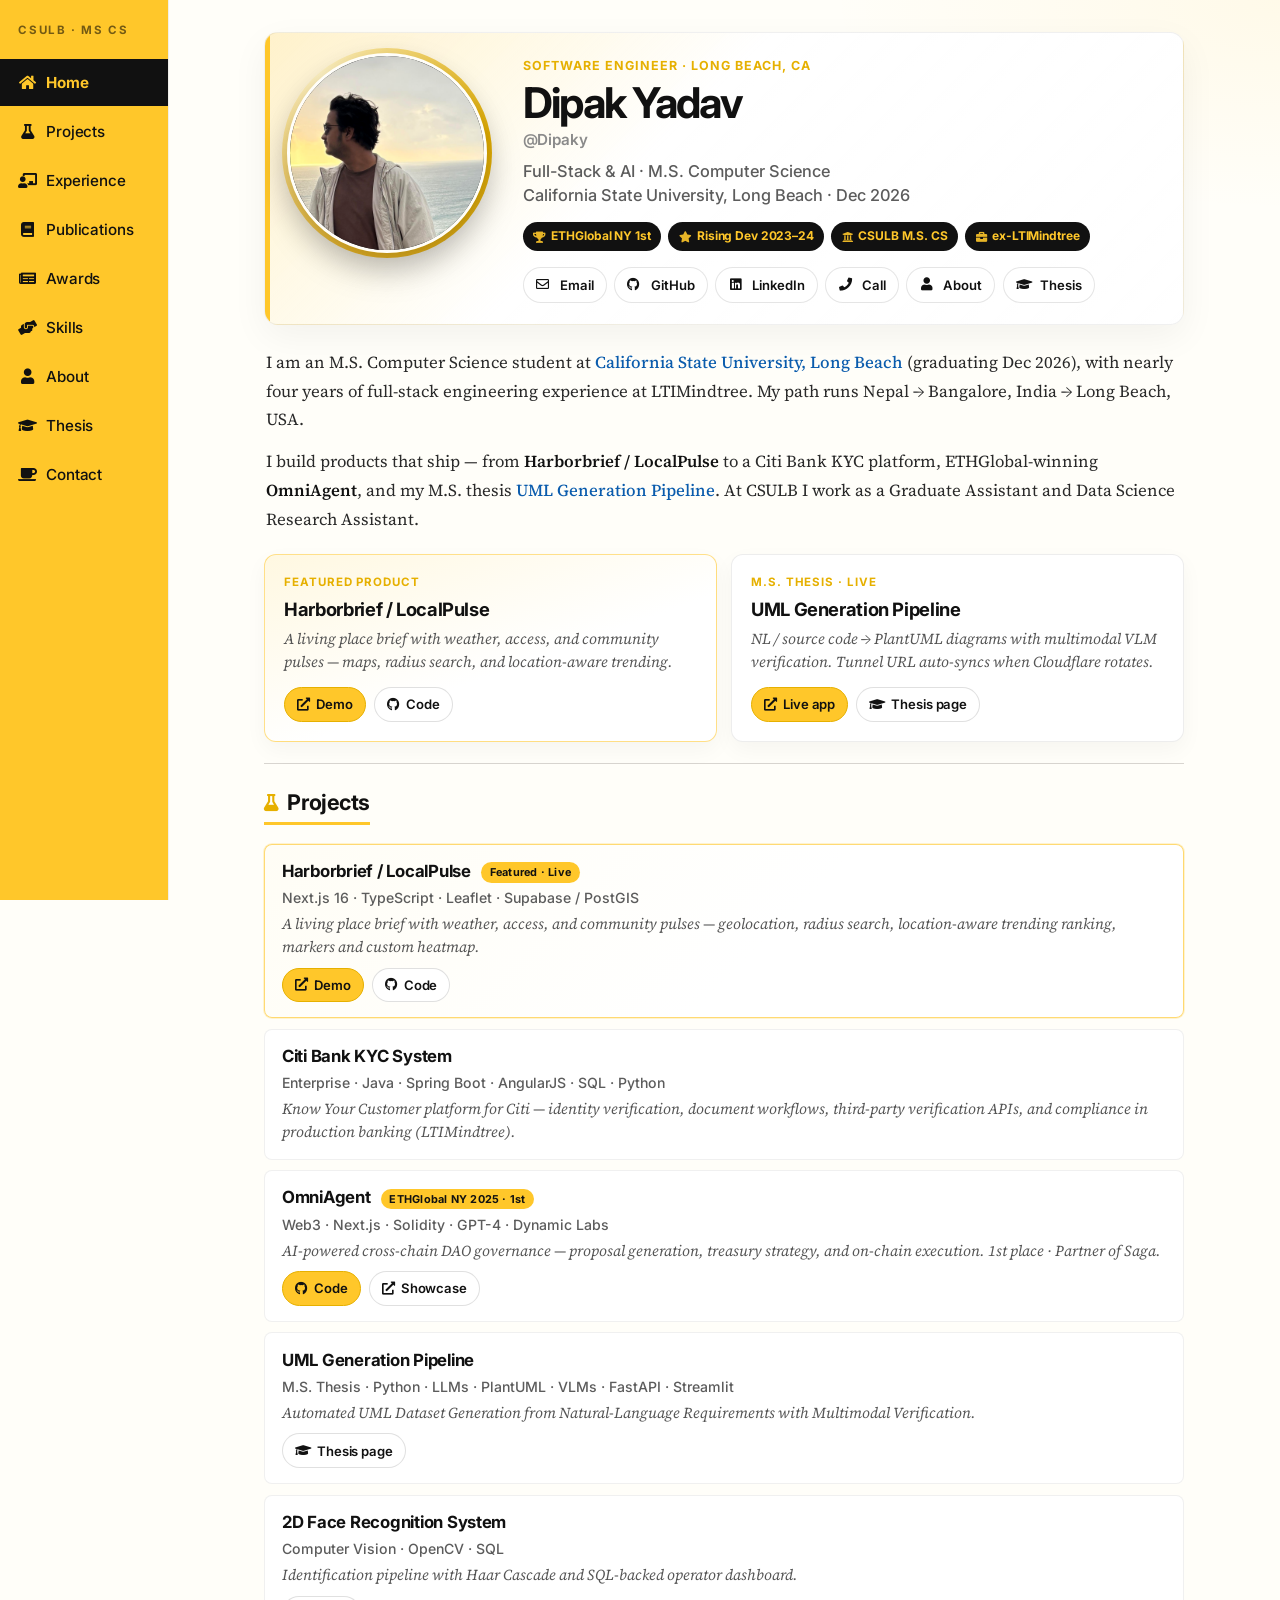
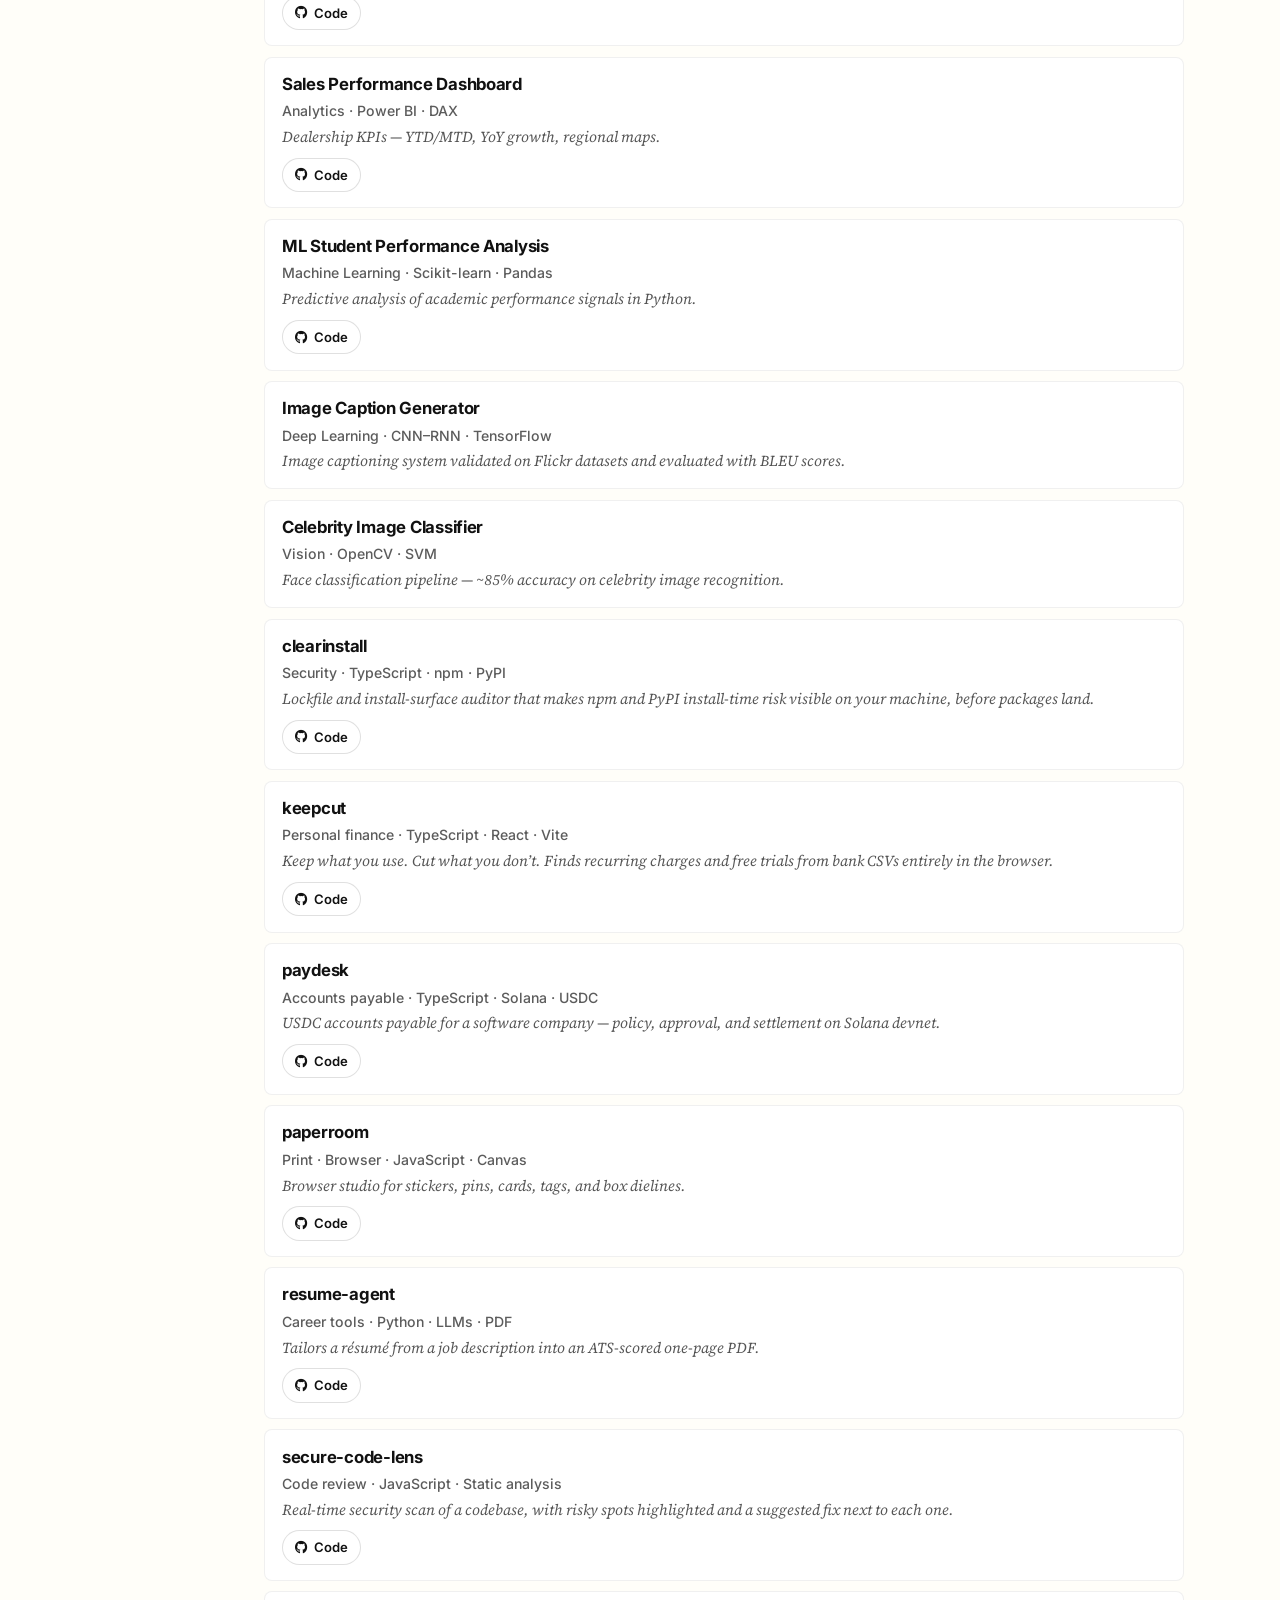
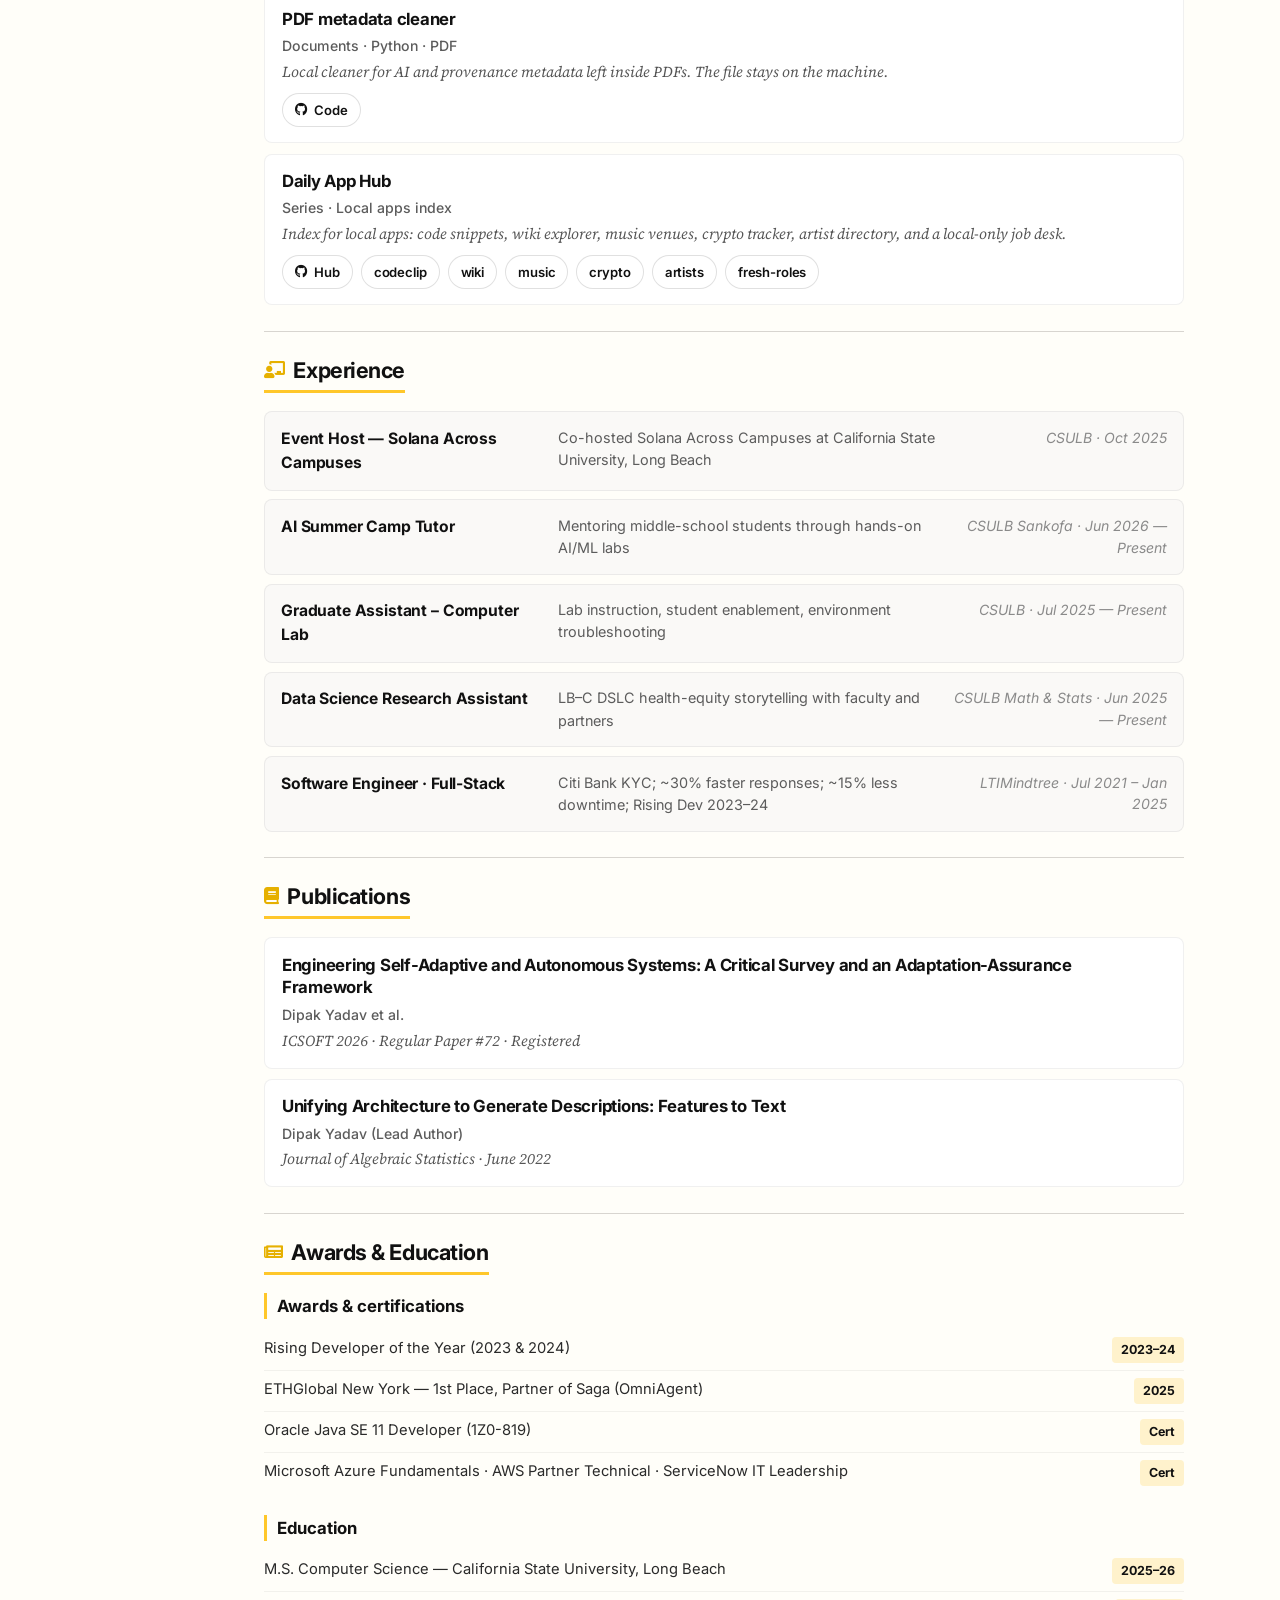
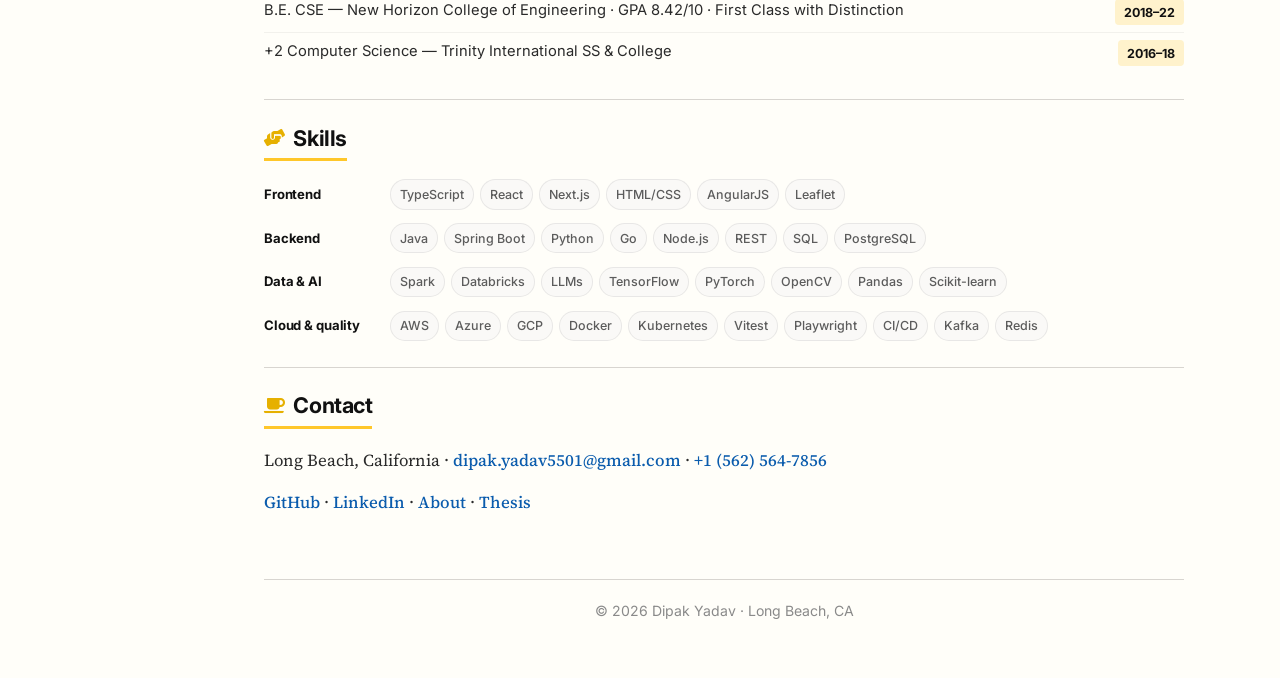
<file: index.html>
<!DOCTYPE html>
<html lang="en">
  <head>
    <meta charset="UTF-8" />
    <meta name="viewport" content="width=device-width, initial-scale=1.0" />
    <title>Dipak Yadav - CSULB</title>
    <meta
      name="description"
      content="Dipak Yadav — Software Engineer. M.S. CS at CSULB. Harborbrief / LocalPulse, ETHGlobal OmniAgent, Citi KYC, thesis UML pipeline, research and full-stack systems."
    />
    <link rel="canonical" href="https://dipak5501.github.io/" />
    <meta name="theme-color" content="#FFC72A" />
    <link
      rel="stylesheet"
      href="https://cdnjs.cloudflare.com/ajax/libs/font-awesome/5.15.3/css/all.min.css"
    />
    <link rel="preconnect" href="https://fonts.googleapis.com" />
    <link rel="preconnect" href="https://fonts.gstatic.com" crossorigin />
    <link
      href="https://fonts.googleapis.com/css2?family=Inter:wght@400;500;600;700&family=Source+Serif+4:opsz,wght@8..60,400;8..60,600&display=swap"
      rel="stylesheet"
    />
    <link rel="stylesheet" href="styles.css" />
  </head>
  <body>
    <a class="skip" href="#main">Skip to content</a>

    <div class="mobile-bar">
      <a class="mobile-brand" href="#index">Dipak Yadav</a>
      <button
        class="menu-toggle"
        type="button"
        id="menu-toggle"
        aria-label="Open navigation"
        aria-expanded="false"
        aria-controls="sidebar"
      >
        <i class="fas fa-bars" aria-hidden="true"></i>
      </button>
    </div>
    <div class="backdrop" id="backdrop" hidden></div>

    <div class="page-container">
      <nav class="sidebar" id="sidebar" aria-label="Primary">
        <div class="sidebar-mark">CSULB · MS CS</div>
        <a href="#index" class="active"><i class="fas fa-home"></i> Home</a>
        <a href="#projects"><i class="fas fa-flask"></i> Projects</a>
        <a href="#experience"><i class="fas fa-chalkboard-teacher"></i> Experience</a>
        <a href="#publications"><i class="fas fa-book"></i> Publications</a>
        <a href="#awards"><i class="fas fa-newspaper"></i> Awards</a>
        <a href="#skills"><i class="fas fa-hands-helping"></i> Skills</a>
        <a href="about.html"><i class="fas fa-user"></i> About</a>
        <a href="thesis.html"><i class="fas fa-graduation-cap"></i> Thesis</a>
        <a href="#contact"><i class="fas fa-coffee"></i> Contact</a>
      </nav>

      <div class="main-content" id="main">
        <div class="container-inner" id="index">
          <header class="home-hero reveal in">
            <div class="hero-panel">
              <div class="hero-photo-wrap">
                <img
                  class="profile-image"
                  src="avatar.png"
                  alt="Dipak Yadav at the coast at sunset"
                  width="200"
                  height="200"
                />
              </div>
              <div class="profile-info">
                <p class="hero-kicker">Software Engineer · Long Beach, CA</p>
                <h1 class="profile-name">Dipak Yadav</h1>
                <p class="hero-handle">@Dipaky</p>
                <div class="profile-title">
                  Full-Stack &amp; AI · M.S. Computer Science<br />
                  California State University, Long Beach · Dec 2026
                </div>
                <div class="highlight-chips" aria-label="Highlights">
                  <span class="hl-chip"><i class="fas fa-trophy"></i> ETHGlobal NY 1st</span>
                  <span class="hl-chip"><i class="fas fa-star"></i> Rising Dev 2023–24</span>
                  <span class="hl-chip"><i class="fas fa-university"></i> CSULB M.S. CS</span>
                  <span class="hl-chip"><i class="fas fa-briefcase"></i> ex-LTIMindtree</span>
                </div>
                <div class="profile-contact hero-contact">
                  <a class="contact-pill" href="mailto:dipak.yadav5501@gmail.com"
                    ><i class="far fa-envelope"></i> Email</a
                  >
                  <a
                    class="contact-pill"
                    href="https://github.com/dipak5501"
                    target="_blank"
                    rel="noopener noreferrer"
                    ><i class="fab fa-github"></i> GitHub</a
                  >
                  <a
                    class="contact-pill"
                    href="https://www.linkedin.com/in/dipak-yadav01/"
                    target="_blank"
                    rel="noopener noreferrer"
                    ><i class="fab fa-linkedin"></i> LinkedIn</a
                  >
                  <a class="contact-pill" href="tel:+15625647856"
                    ><i class="fas fa-phone"></i> Call</a
                  >
                  <a class="contact-pill" href="about.html"
                    ><i class="fas fa-user"></i> About</a
                  >
                  <a class="contact-pill" href="thesis.html"
                    ><i class="fas fa-graduation-cap"></i> Thesis</a
                  >
                </div>
              </div>
            </div>
          </header>

          <div class="bio-text intro-copy reveal">
            <p>
              I am an M.S. Computer Science student at
              <a
                class="simple-link"
                href="https://www.csulb.edu/"
                target="_blank"
                rel="noopener noreferrer"
                >California State University, Long Beach</a
              >
              (graduating Dec 2026), with nearly four years of full-stack
              engineering experience at LTIMindtree. My path runs Nepal →
              Bangalore, India → Long Beach, USA.
            </p>
            <p>
              I build products that ship — from
              <strong>Harborbrief / LocalPulse</strong> to a Citi Bank KYC
              platform, ETHGlobal-winning <strong>OmniAgent</strong>, and my M.S.
              thesis
              <a class="simple-link" href="thesis.html">UML Generation Pipeline</a>.
              At CSULB I work as a Graduate Assistant and Data Science Research
              Assistant.
            </p>
          </div>

          <div class="spotlight-grid reveal">
            <article class="spotlight-card is-featured">
              <p class="spotlight-label">Featured product</p>
              <h2 class="spotlight-title">Harborbrief / LocalPulse</h2>
              <p class="spotlight-body">
                A living place brief with weather, access, and community pulses —
                maps, radius search, and location-aware trending.
              </p>
              <div class="publication-links">
                <a
                  class="btn-link is-primary"
                  href="https://dipak5501.github.io/localpulse/"
                  target="_blank"
                  rel="noopener noreferrer"
                  ><i class="fas fa-external-link-alt"></i> Demo</a
                >
                <a
                  class="btn-link"
                  href="https://github.com/dipak5501/localpulse"
                  target="_blank"
                  rel="noopener noreferrer"
                  ><i class="fab fa-github"></i> Code</a
                >
              </div>
            </article>
            <article class="spotlight-card">
              <p class="spotlight-label">M.S. thesis · live</p>
              <h2 class="spotlight-title">UML Generation Pipeline</h2>
              <p class="spotlight-body">
                NL / source code → PlantUML diagrams with multimodal VLM
                verification. Tunnel URL auto-syncs when Cloudflare rotates.
              </p>
              <div class="publication-links">
                <a
                  class="btn-link is-primary"
                  data-thesis-live
                  href="https://every-llp-pontiac-designed.trycloudflare.com"
                  target="_blank"
                  rel="noopener noreferrer"
                  ><i class="fas fa-external-link-alt"></i> Live app</a
                >
                <a class="btn-link" href="thesis.html"
                  ><i class="fas fa-graduation-cap"></i> Thesis page</a
                >
              </div>
            </article>
          </div>

          <hr class="section-divider" />

          <section id="projects" class="section reveal">
            <h2 class="section-title"><i class="fas fa-flask"></i> Projects</h2>
            <div class="publications-container">
              <div class="publication-item is-featured">
                <h3 class="publication-title">
                  Harborbrief / LocalPulse
                  <span class="award-badge">Featured · Live</span>
                </h3>
                <p class="publication-authors">
                  Next.js 16 · TypeScript · Leaflet · Supabase / PostGIS
                </p>
                <p class="publication-venue">
                  A living place brief with weather, access, and community pulses —
                  geolocation, radius search, location-aware trending ranking,
                  markers and custom heatmap.
                </p>
                <p class="publication-links">
                  <a
                    class="btn-link is-primary"
                    href="https://dipak5501.github.io/localpulse/"
                    target="_blank"
                    rel="noopener noreferrer"
                    ><i class="fas fa-external-link-alt"></i> Demo</a
                  >
                  <a
                    class="btn-link"
                    href="https://github.com/dipak5501/localpulse"
                    target="_blank"
                    rel="noopener noreferrer"
                    ><i class="fab fa-github"></i> Code</a
                  >
                </p>
              </div>

              <div class="publication-item">
                <h3 class="publication-title">Citi Bank KYC System</h3>
                <p class="publication-authors">
                  Enterprise · Java · Spring Boot · AngularJS · SQL · Python
                </p>
                <p class="publication-venue">
                  Know Your Customer platform for Citi — identity verification,
                  document workflows, third-party verification APIs, and compliance
                  in production banking (LTIMindtree).
                </p>
              </div>

              <div class="publication-item">
                <h3 class="publication-title">
                  OmniAgent <span class="award-badge">ETHGlobal NY 2025 · 1st</span>
                </h3>
                <p class="publication-authors">
                  Web3 · Next.js · Solidity · GPT-4 · Dynamic Labs
                </p>
                <p class="publication-venue">
                  AI-powered cross-chain DAO governance — proposal generation,
                  treasury strategy, and on-chain execution. 1st place · Partner of
                  Saga.
                </p>
                <p class="publication-links">
                  <a
                    class="btn-link is-primary"
                    href="https://github.com/dipak5501/omniagent-app"
                    target="_blank"
                    rel="noopener noreferrer"
                    ><i class="fab fa-github"></i> Code</a
                  >
                  <a
                    class="btn-link"
                    href="https://ethglobal.com/showcase/omniagent-mxsn4"
                    target="_blank"
                    rel="noopener noreferrer"
                    ><i class="fas fa-external-link-alt"></i> Showcase</a
                  >
                </p>
              </div>

              <div class="publication-item">
                <h3 class="publication-title">UML Generation Pipeline</h3>
                <p class="publication-authors">
                  M.S. Thesis · Python · LLMs · PlantUML · VLMs · FastAPI · Streamlit
                </p>
                <p class="publication-venue">
                  Automated UML Dataset Generation from Natural-Language Requirements
                  with Multimodal Verification.
                </p>
                <p class="publication-links">
                  <a class="btn-link" href="thesis.html"
                    ><i class="fas fa-graduation-cap"></i> Thesis page</a
                  >
                </p>
              </div>

              <div class="publication-item">
                <h3 class="publication-title">2D Face Recognition System</h3>
                <p class="publication-authors">Computer Vision · OpenCV · SQL</p>
                <p class="publication-venue">
                  Identification pipeline with Haar Cascade and SQL-backed operator
                  dashboard.
                </p>
                <p class="publication-links">
                  <a
                    class="btn-link"
                    href="https://github.com/dipak5501/-Criminal-identification-using-2D-face-recognition-system"
                    target="_blank"
                    rel="noopener noreferrer"
                    ><i class="fab fa-github"></i> Code</a
                  >
                </p>
              </div>

              <div class="publication-item">
                <h3 class="publication-title">Sales Performance Dashboard</h3>
                <p class="publication-authors">Analytics · Power BI · DAX</p>
                <p class="publication-venue">
                  Dealership KPIs — YTD/MTD, YoY growth, regional maps.
                </p>
                <p class="publication-links">
                  <a
                    class="btn-link"
                    href="https://github.com/dipak5501/Sales-Performance-Dashboard"
                    target="_blank"
                    rel="noopener noreferrer"
                    ><i class="fab fa-github"></i> Code</a
                  >
                </p>
              </div>

              <div class="publication-item">
                <h3 class="publication-title">ML Student Performance Analysis</h3>
                <p class="publication-authors">Machine Learning · Scikit-learn · Pandas</p>
                <p class="publication-venue">
                  Predictive analysis of academic performance signals in Python.
                </p>
                <p class="publication-links">
                  <a
                    class="btn-link"
                    href="https://github.com/dipak5501/ML_Student_Performance_Analysis"
                    target="_blank"
                    rel="noopener noreferrer"
                    ><i class="fab fa-github"></i> Code</a
                  >
                </p>
              </div>

              <div class="publication-item">
                <h3 class="publication-title">Image Caption Generator</h3>
                <p class="publication-authors">Deep Learning · CNN–RNN · TensorFlow</p>
                <p class="publication-venue">
                  Image captioning system validated on Flickr datasets and evaluated
                  with BLEU scores.
                </p>
              </div>

              <div class="publication-item">
                <h3 class="publication-title">Celebrity Image Classifier</h3>
                <p class="publication-authors">Vision · OpenCV · SVM</p>
                <p class="publication-venue">
                  Face classification pipeline — ~85% accuracy on celebrity image
                  recognition.
                </p>
              </div>

              <div class="publication-item">
                <h3 class="publication-title">clearinstall</h3>
                <p class="publication-authors">Security · TypeScript · npm · PyPI</p>
                <p class="publication-venue">
                  Lockfile and install-surface auditor that makes npm and PyPI
                  install-time risk visible on your machine, before packages land.
                </p>
                <p class="publication-links">
                  <a
                    class="btn-link"
                    href="https://github.com/dipak5501/clearinstall"
                    target="_blank"
                    rel="noopener noreferrer"
                    ><i class="fab fa-github"></i> Code</a
                  >
                </p>
              </div>

              <div class="publication-item">
                <h3 class="publication-title">keepcut</h3>
                <p class="publication-authors">Personal finance · TypeScript · React · Vite</p>
                <p class="publication-venue">
                  Keep what you use. Cut what you don’t. Finds recurring charges and
                  free trials from bank CSVs entirely in the browser.
                </p>
                <p class="publication-links">
                  <a
                    class="btn-link"
                    href="https://github.com/dipak5501/keepcut"
                    target="_blank"
                    rel="noopener noreferrer"
                    ><i class="fab fa-github"></i> Code</a
                  >
                </p>
              </div>

              <div class="publication-item">
                <h3 class="publication-title">paydesk</h3>
                <p class="publication-authors">Accounts payable · TypeScript · Solana · USDC</p>
                <p class="publication-venue">
                  USDC accounts payable for a software company — policy, approval, and
                  settlement on Solana devnet.
                </p>
                <p class="publication-links">
                  <a
                    class="btn-link"
                    href="https://github.com/dipak5501/paydesk"
                    target="_blank"
                    rel="noopener noreferrer"
                    ><i class="fab fa-github"></i> Code</a
                  >
                </p>
              </div>

              <div class="publication-item">
                <h3 class="publication-title">paperroom</h3>
                <p class="publication-authors">Print · Browser · JavaScript · Canvas</p>
                <p class="publication-venue">
                  Browser studio for stickers, pins, cards, tags, and box dielines.
                </p>
                <p class="publication-links">
                  <a
                    class="btn-link"
                    href="https://github.com/dipak5501/paperroom"
                    target="_blank"
                    rel="noopener noreferrer"
                    ><i class="fab fa-github"></i> Code</a
                  >
                </p>
              </div>

              <div class="publication-item">
                <h3 class="publication-title">resume-agent</h3>
                <p class="publication-authors">Career tools · Python · LLMs · PDF</p>
                <p class="publication-venue">
                  Tailors a résumé from a job description into an ATS-scored one-page
                  PDF.
                </p>
                <p class="publication-links">
                  <a
                    class="btn-link"
                    href="https://github.com/dipak5501/resume-agent"
                    target="_blank"
                    rel="noopener noreferrer"
                    ><i class="fab fa-github"></i> Code</a
                  >
                </p>
              </div>

              <div class="publication-item">
                <h3 class="publication-title">secure-code-lens</h3>
                <p class="publication-authors">Code review · JavaScript · Static analysis</p>
                <p class="publication-venue">
                  Real-time security scan of a codebase, with risky spots highlighted
                  and a suggested fix next to each one.
                </p>
                <p class="publication-links">
                  <a
                    class="btn-link"
                    href="https://github.com/dipak5501/secure-code-lens"
                    target="_blank"
                    rel="noopener noreferrer"
                    ><i class="fab fa-github"></i> Code</a
                  >
                </p>
              </div>

              <div class="publication-item">
                <h3 class="publication-title">PDF metadata cleaner</h3>
                <p class="publication-authors">Documents · Python · PDF</p>
                <p class="publication-venue">
                  Local cleaner for AI and provenance metadata left inside PDFs. The
                  file stays on the machine.
                </p>
                <p class="publication-links">
                  <a
                    class="btn-link"
                    href="https://github.com/dipak5501/water-mark-remover"
                    target="_blank"
                    rel="noopener noreferrer"
                    ><i class="fab fa-github"></i> Code</a
                  >
                </p>
              </div>

              <div class="publication-item">
                <h3 class="publication-title">Daily App Hub</h3>
                <p class="publication-authors">Series · Local apps index</p>
                <p class="publication-venue">
                  Index for local apps: code snippets, wiki explorer, music venues,
                  crypto tracker, artist directory, and a local-only job desk.
                </p>
                <p class="publication-links">
                  <a
                    class="btn-link"
                    href="https://github.com/dipak5501/daily-app-hub"
                    target="_blank"
                    rel="noopener noreferrer"
                    ><i class="fab fa-github"></i> Hub</a
                  >
                  <a
                    class="btn-link"
                    href="https://github.com/dipak5501/codeclip-app"
                    target="_blank"
                    rel="noopener noreferrer"
                    >codeclip</a
                  >
                  <a
                    class="btn-link"
                    href="https://github.com/dipak5501/localwiki-explorer"
                    target="_blank"
                    rel="noopener noreferrer"
                    >wiki</a
                  >
                  <a
                    class="btn-link"
                    href="https://github.com/dipak5501/local-music-explorer"
                    target="_blank"
                    rel="noopener noreferrer"
                    >music</a
                  >
                  <a
                    class="btn-link"
                    href="https://github.com/dipak5501/crypto-tracker-local"
                    target="_blank"
                    rel="noopener noreferrer"
                    >crypto</a
                  >
                  <a
                    class="btn-link"
                    href="https://github.com/dipak5501/local-artists-directory"
                    target="_blank"
                    rel="noopener noreferrer"
                    >artists</a
                  >
                  <a
                    class="btn-link"
                    href="https://github.com/dipak5501/fresh-roles"
                    target="_blank"
                    rel="noopener noreferrer"
                    >fresh-roles</a
                  >
                </p>
              </div>
            </div>
          </section>

          <hr class="section-divider" />

          <section id="experience" class="section reveal">
            <h2 class="section-title">
              <i class="fas fa-chalkboard-teacher"></i> Experience
            </h2>
            <div class="teaching-container">
              <div class="teaching-item exp-item">
                <div class="teaching-course-title">Event Host — Solana Across Campuses</div>
                <div class="teaching-details">
                  Co-hosted Solana Across Campuses at California State University,
                  Long Beach
                </div>
                <div class="teaching-institution">CSULB · Oct 2025</div>
              </div>
              <div class="teaching-item exp-item">
                <div class="teaching-course-title">AI Summer Camp Tutor</div>
                <div class="teaching-details">
                  Mentoring middle-school students through hands-on AI/ML labs
                </div>
                <div class="teaching-institution">CSULB Sankofa · Jun 2026 — Present</div>
              </div>
              <div class="teaching-item exp-item">
                <div class="teaching-course-title">Graduate Assistant – Computer Lab</div>
                <div class="teaching-details">
                  Lab instruction, student enablement, environment troubleshooting
                </div>
                <div class="teaching-institution">CSULB · Jul 2025 — Present</div>
              </div>
              <div class="teaching-item exp-item">
                <div class="teaching-course-title">Data Science Research Assistant</div>
                <div class="teaching-details">
                  LB–C DSLC health-equity storytelling with faculty and partners
                </div>
                <div class="teaching-institution">CSULB Math &amp; Stats · Jun 2025 — Present</div>
              </div>
              <div class="teaching-item exp-item">
                <div class="teaching-course-title">Software Engineer · Full-Stack</div>
                <div class="teaching-details">
                  Citi Bank KYC; ~30% faster responses; ~15% less downtime; Rising Dev
                  2023–24
                </div>
                <div class="teaching-institution">LTIMindtree · Jul 2021 – Jan 2025</div>
              </div>
            </div>
          </section>

          <hr class="section-divider" />

          <section id="publications" class="section reveal">
            <h2 class="section-title"><i class="fas fa-book"></i> Publications</h2>
            <div class="publications-container">
              <div class="publication-item">
                <h3 class="publication-title">
                  Engineering Self-Adaptive and Autonomous Systems: A Critical Survey
                  and an Adaptation-Assurance Framework
                </h3>
                <p class="publication-authors">Dipak Yadav et al.</p>
                <p class="publication-venue">
                  ICSOFT 2026 · Regular Paper #72 · Registered
                </p>
              </div>
              <div class="publication-item">
                <h3 class="publication-title">
                  Unifying Architecture to Generate Descriptions: Features to Text
                </h3>
                <p class="publication-authors">Dipak Yadav (Lead Author)</p>
                <p class="publication-venue">
                  Journal of Algebraic Statistics · June 2022
                </p>
              </div>
            </div>
          </section>

          <hr class="section-divider" />

          <section id="awards" class="section reveal">
            <h2 class="section-title">
              <i class="fas fa-newspaper"></i> Awards &amp; Education
            </h2>
            <div class="services-container">
              <div class="services-category">
                <h3 class="services-subtitle">Awards &amp; certifications</h3>
                <ul class="services-list">
                  <li>
                    <span class="service-item"
                      >Rising Developer of the Year (2023 &amp; 2024)</span
                    >
                    <span class="year">2023–24</span>
                  </li>
                  <li>
                    <span class="service-item"
                      >ETHGlobal New York — 1st Place, Partner of Saga (OmniAgent)</span
                    >
                    <span class="year">2025</span>
                  </li>
                  <li>
                    <span class="service-item">Oracle Java SE 11 Developer (1Z0-819)</span>
                    <span class="year">Cert</span>
                  </li>
                  <li>
                    <span class="service-item"
                      >Microsoft Azure Fundamentals · AWS Partner Technical ·
                      ServiceNow IT Leadership</span
                    >
                    <span class="year">Cert</span>
                  </li>
                </ul>
              </div>
              <div class="services-category">
                <h3 class="services-subtitle">Education</h3>
                <ul class="services-list">
                  <li>
                    <span class="service-item"
                      >M.S. Computer Science — California State University, Long
                      Beach</span
                    >
                    <span class="year">2025–26</span>
                  </li>
                  <li>
                    <span class="service-item"
                      >B.E. CSE — New Horizon College of Engineering · GPA 8.42/10 ·
                      First Class with Distinction</span
                    >
                    <span class="year">2018–22</span>
                  </li>
                  <li>
                    <span class="service-item"
                      >+2 Computer Science — Trinity International SS &amp;
                      College</span
                    >
                    <span class="year">2016–18</span>
                  </li>
                </ul>
              </div>
            </div>
          </section>

          <hr class="section-divider" />

          <section id="skills" class="section reveal">
            <h2 class="section-title"><i class="fas fa-hands-helping"></i> Skills</h2>
            <div class="skill-groups">
              <div class="skill-row">
                <span class="skill-label">Frontend</span>
                <span class="skill-chip">TypeScript</span>
                <span class="skill-chip">React</span>
                <span class="skill-chip">Next.js</span>
                <span class="skill-chip">HTML/CSS</span>
                <span class="skill-chip">AngularJS</span>
                <span class="skill-chip">Leaflet</span>
              </div>
              <div class="skill-row">
                <span class="skill-label">Backend</span>
                <span class="skill-chip">Java</span>
                <span class="skill-chip">Spring Boot</span>
                <span class="skill-chip">Python</span>
                <span class="skill-chip">Go</span>
                <span class="skill-chip">Node.js</span>
                <span class="skill-chip">REST</span>
                <span class="skill-chip">SQL</span>
                <span class="skill-chip">PostgreSQL</span>
              </div>
              <div class="skill-row">
                <span class="skill-label">Data &amp; AI</span>
                <span class="skill-chip">Spark</span>
                <span class="skill-chip">Databricks</span>
                <span class="skill-chip">LLMs</span>
                <span class="skill-chip">TensorFlow</span>
                <span class="skill-chip">PyTorch</span>
                <span class="skill-chip">OpenCV</span>
                <span class="skill-chip">Pandas</span>
                <span class="skill-chip">Scikit-learn</span>
              </div>
              <div class="skill-row">
                <span class="skill-label">Cloud &amp; quality</span>
                <span class="skill-chip">AWS</span>
                <span class="skill-chip">Azure</span>
                <span class="skill-chip">GCP</span>
                <span class="skill-chip">Docker</span>
                <span class="skill-chip">Kubernetes</span>
                <span class="skill-chip">Vitest</span>
                <span class="skill-chip">Playwright</span>
                <span class="skill-chip">CI/CD</span>
                <span class="skill-chip">Kafka</span>
                <span class="skill-chip">Redis</span>
              </div>
            </div>
          </section>

          <hr class="section-divider" />

          <section id="contact" class="section reveal">
            <h2 class="section-title"><i class="fas fa-coffee"></i> Contact</h2>
            <div class="bio-text">
              <p>
                Long Beach, California ·
                <a class="simple-link" href="mailto:dipak.yadav5501@gmail.com"
                  >dipak.yadav5501@gmail.com</a
                >
                ·
                <a class="simple-link" href="tel:+15625647856">+1 (562) 564-7856</a>
              </p>
              <p>
                <a
                  class="simple-link"
                  href="https://github.com/dipak5501"
                  target="_blank"
                  rel="noopener noreferrer"
                  >GitHub</a
                >
                ·
                <a
                  class="simple-link"
                  href="https://www.linkedin.com/in/dipak-yadav01/"
                  target="_blank"
                  rel="noopener noreferrer"
                  >LinkedIn</a
                >
                ·
                <a class="simple-link" href="about.html">About</a>
                ·
                <a class="simple-link" href="thesis.html">Thesis</a>
              </p>
            </div>
          </section>

          <div class="footer">
            <p>© <span id="year"></span> Dipak Yadav · Long Beach, CA</p>
          </div>
        </div>
      </div>
    </div>

    <button class="back-to-top" type="button" aria-label="Back to top" id="back-to-top">
      <i class="fas fa-arrow-up"></i>
    </button>

    <script src="script.js"></script>
  </body>
</html>
</file>
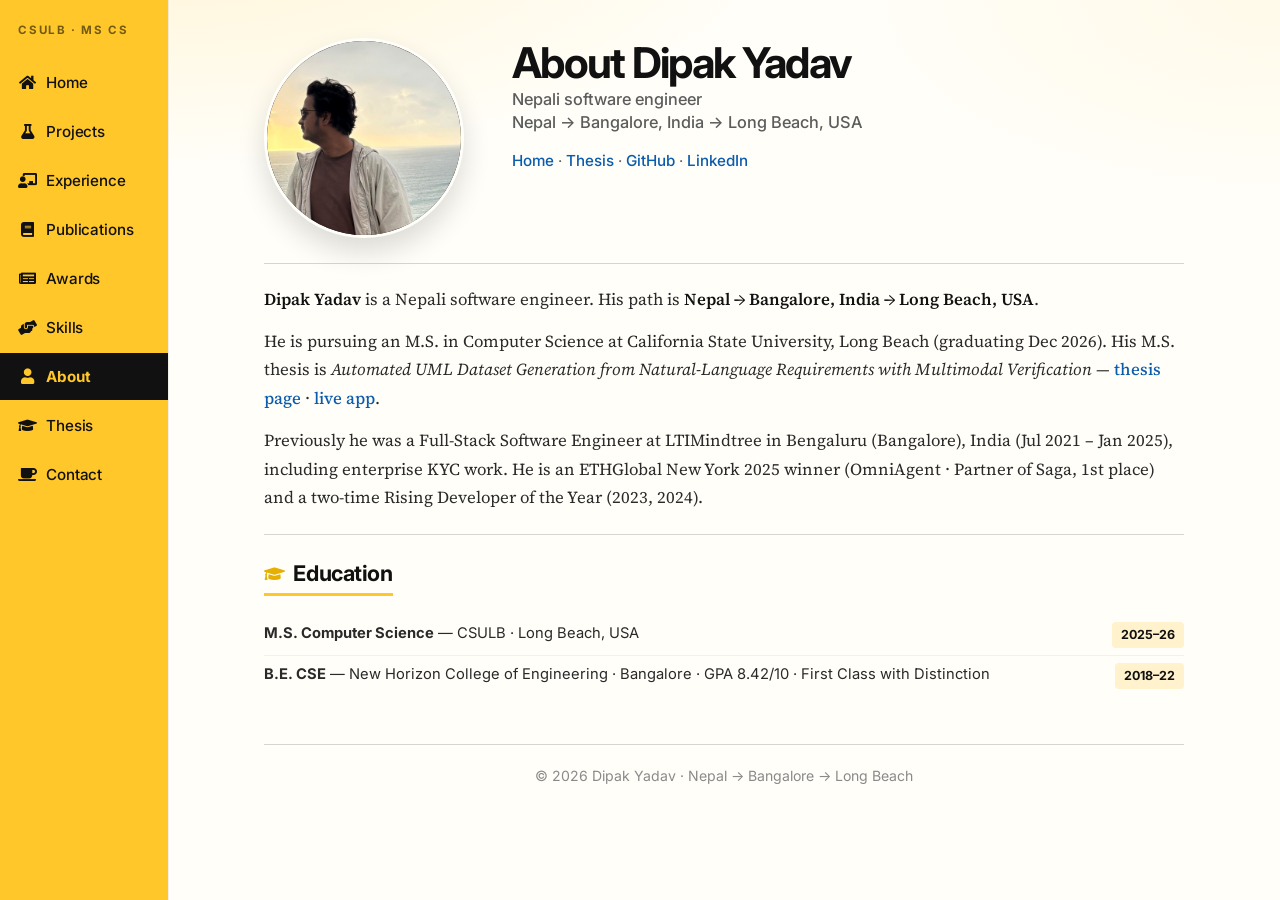
<file: about.html>
<!DOCTYPE html>
<html lang="en">
  <head>
    <meta charset="UTF-8" />
    <meta name="viewport" content="width=device-width, initial-scale=1.0" />
    <title>About Dipak Yadav | Nepali Software Engineer · CSULB · Bangalore</title>
    <meta
      name="description"
      content="About Dipak Yadav — Nepali software engineer. Path: Nepal → Bangalore, India (B.E. CSE, LTIMindtree) → Long Beach, USA (M.S. CS, CSULB). Thesis, ETHGlobal OmniAgent, research."
    />
    <link rel="canonical" href="https://dipak5501.github.io/about.html" />
    <meta name="theme-color" content="#FFC72A" />
    <link
      rel="stylesheet"
      href="https://cdnjs.cloudflare.com/ajax/libs/font-awesome/5.15.3/css/all.min.css"
    />
    <link rel="preconnect" href="https://fonts.googleapis.com" />
    <link rel="preconnect" href="https://fonts.gstatic.com" crossorigin />
    <link
      href="https://fonts.googleapis.com/css2?family=Inter:wght@400;500;600;700&family=Source+Serif+4:opsz,wght@8..60,400;8..60,600&display=swap"
      rel="stylesheet"
    />
    <link rel="stylesheet" href="styles.css" />
  </head>
  <body>
    <a class="skip" href="#main">Skip to content</a>
    <div class="mobile-bar">
      <a class="mobile-brand" href="index.html">Dipak Yadav</a>
      <button class="menu-toggle" type="button" id="menu-toggle" aria-label="Open navigation" aria-expanded="false" aria-controls="sidebar">
        <i class="fas fa-bars" aria-hidden="true"></i>
      </button>
    </div>
    <div class="backdrop" id="backdrop" hidden></div>

    <div class="page-container">
      <nav class="sidebar" id="sidebar" aria-label="Primary">
        <div class="sidebar-mark">CSULB · MS CS</div>
        <a href="index.html"><i class="fas fa-home"></i> Home</a>
        <a href="index.html#projects"><i class="fas fa-flask"></i> Projects</a>
        <a href="index.html#experience"><i class="fas fa-chalkboard-teacher"></i> Experience</a>
        <a href="index.html#publications"><i class="fas fa-book"></i> Publications</a>
        <a href="index.html#awards"><i class="fas fa-newspaper"></i> Awards</a>
        <a href="index.html#skills"><i class="fas fa-hands-helping"></i> Skills</a>
        <a href="about.html" class="active"><i class="fas fa-user"></i> About</a>
        <a href="thesis.html"><i class="fas fa-graduation-cap"></i> Thesis</a>
        <a href="index.html#contact"><i class="fas fa-coffee"></i> Contact</a>
      </nav>

      <div class="main-content" id="main">
        <div class="container-inner">
          <div class="profile-section reveal">
            <img class="profile-image" src="avatar.png" alt="Dipak Yadav" width="200" height="200" />
            <div class="profile-info">
              <h1 class="profile-name">About Dipak Yadav</h1>
              <div class="profile-title">
                Nepali software engineer<br />
                Nepal → Bangalore, India → Long Beach, USA
              </div>
              <div class="profile-contact">
                <p>
                  <a href="index.html" class="simple-link">Home</a>
                  ·
                  <a href="thesis.html" class="simple-link">Thesis</a>
                  ·
                  <a href="https://github.com/dipak5501" class="simple-link" target="_blank" rel="noopener noreferrer">GitHub</a>
                  ·
                  <a href="https://www.linkedin.com/in/dipak-yadav01/" class="simple-link" target="_blank" rel="noopener noreferrer">LinkedIn</a>
                </p>
              </div>
            </div>
          </div>

          <hr class="section-divider" />

          <div class="bio-text reveal">
            <p>
              <strong>Dipak Yadav</strong> is a Nepali software engineer. His path is
              <strong>Nepal → Bangalore, India → Long Beach, USA</strong>.
            </p>
            <p>
              He is pursuing an M.S. in Computer Science at California State
              University, Long Beach (graduating Dec 2026). His M.S. thesis is
              <em>Automated UML Dataset Generation from Natural-Language Requirements with Multimodal Verification</em>
              —
              <a class="simple-link" href="thesis.html">thesis page</a>
              ·
              <a
                class="simple-link"
                data-thesis-live
                href="https://institutions-thehun-tolerance-consistently.trycloudflare.com"
                target="_blank"
                rel="noopener noreferrer"
                >live app</a
              >.
            </p>
            <p>
              Previously he was a Full-Stack Software Engineer at LTIMindtree in
              Bengaluru (Bangalore), India (Jul 2021 – Jan 2025), including
              enterprise KYC work. He is an ETHGlobal New York 2025 winner
              (OmniAgent · Partner of Saga, 1st place) and a two-time Rising
              Developer of the Year (2023, 2024).
            </p>
          </div>

          <hr class="section-divider" />

          <section class="section reveal">
            <h2 class="section-title"><i class="fas fa-graduation-cap"></i> Education</h2>
            <ul class="services-list">
              <li>
                <span class="service-item"><strong>M.S. Computer Science</strong> — CSULB · Long Beach, USA</span>
                <span class="year">2025–26</span>
              </li>
              <li>
                <span class="service-item"><strong>B.E. CSE</strong> — New Horizon College of Engineering · Bangalore · GPA 8.42/10 · First Class with Distinction</span>
                <span class="year">2018–22</span>
              </li>
            </ul>
          </section>

          <div class="footer">
            <p>© <span id="year"></span> Dipak Yadav · Nepal → Bangalore → Long Beach</p>
          </div>
        </div>
      </div>
    </div>

    <button class="back-to-top" type="button" aria-label="Back to top" id="back-to-top">
      <i class="fas fa-arrow-up"></i>
    </button>
    <script src="script.js"></script>
  </body>
</html>
</file>
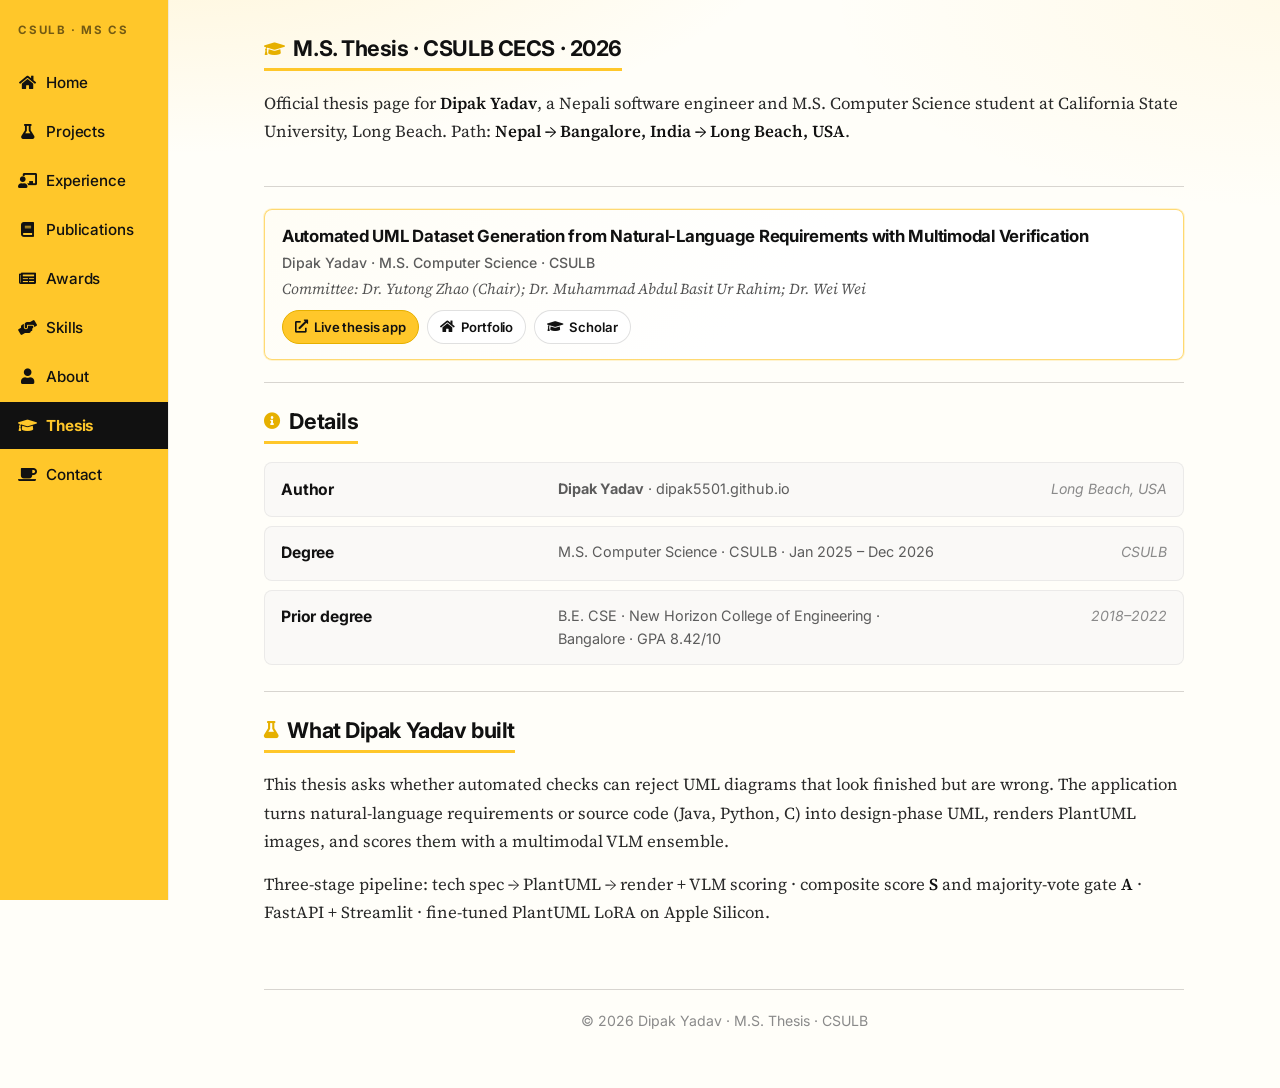
<file: thesis.html>
<!DOCTYPE html>
<html lang="en">
  <head>
    <meta charset="UTF-8" />
    <meta name="viewport" content="width=device-width, initial-scale=1.0" />
    <title>Dipak Yadav | M.S. Thesis — Automated UML Dataset Generation | CSULB</title>
    <meta
      name="description"
      content="Dipak Yadav (Nepali) — M.S. Computer Science thesis at CSULB. Automated UML Dataset Generation from Natural-Language Requirements with Multimodal Verification."
    />
    <link rel="canonical" href="https://dipak5501.github.io/thesis.html" />
    <meta name="theme-color" content="#FFC72A" />
    <link
      rel="stylesheet"
      href="https://cdnjs.cloudflare.com/ajax/libs/font-awesome/5.15.3/css/all.min.css"
    />
    <link rel="preconnect" href="https://fonts.googleapis.com" />
    <link rel="preconnect" href="https://fonts.gstatic.com" crossorigin />
    <link
      href="https://fonts.googleapis.com/css2?family=Inter:wght@400;500;600;700&family=Source+Serif+4:opsz,wght@8..60,400;8..60,600&display=swap"
      rel="stylesheet"
    />
    <link rel="stylesheet" href="styles.css" />
  </head>
  <body>
    <a class="skip" href="#main">Skip to content</a>
    <div class="mobile-bar">
      <a class="mobile-brand" href="index.html">Dipak Yadav</a>
      <button class="menu-toggle" type="button" id="menu-toggle" aria-label="Open navigation" aria-expanded="false" aria-controls="sidebar">
        <i class="fas fa-bars" aria-hidden="true"></i>
      </button>
    </div>
    <div class="backdrop" id="backdrop" hidden></div>

    <div class="page-container">
      <nav class="sidebar" id="sidebar" aria-label="Primary">
        <div class="sidebar-mark">CSULB · MS CS</div>
        <a href="index.html"><i class="fas fa-home"></i> Home</a>
        <a href="index.html#projects"><i class="fas fa-flask"></i> Projects</a>
        <a href="index.html#experience"><i class="fas fa-chalkboard-teacher"></i> Experience</a>
        <a href="index.html#publications"><i class="fas fa-book"></i> Publications</a>
        <a href="index.html#awards"><i class="fas fa-newspaper"></i> Awards</a>
        <a href="index.html#skills"><i class="fas fa-hands-helping"></i> Skills</a>
        <a href="about.html"><i class="fas fa-user"></i> About</a>
        <a href="thesis.html" class="active"><i class="fas fa-graduation-cap"></i> Thesis</a>
        <a href="index.html#contact"><i class="fas fa-coffee"></i> Contact</a>
      </nav>

      <div class="main-content" id="main">
        <div class="container-inner">
          <section class="section reveal">
            <h2 class="section-title">
              <i class="fas fa-graduation-cap"></i> M.S. Thesis · CSULB CECS · 2026
            </h2>
            <div class="bio-text">
              <p>
                Official thesis page for <strong>Dipak Yadav</strong>, a Nepali
                software engineer and M.S. Computer Science student at California
                State University, Long Beach. Path:
                <strong>Nepal → Bangalore, India → Long Beach, USA</strong>.
              </p>
            </div>
          </section>

          <hr class="section-divider" />

          <div class="publications-container reveal">
            <div class="publication-item is-featured">
              <h3 class="publication-title">
                Automated UML Dataset Generation from Natural-Language Requirements
                with Multimodal Verification
              </h3>
              <p class="publication-authors">Dipak Yadav · M.S. Computer Science · CSULB</p>
              <p class="publication-venue">
                Committee: Dr. Yutong Zhao (Chair); Dr. Muhammad Abdul Basit Ur
                Rahim; Dr. Wei Wei
              </p>
              <p class="publication-links">
                <a
                  class="btn-link is-primary"
                  data-thesis-live
                  href="https://institutions-thehun-tolerance-consistently.trycloudflare.com"
                  target="_blank"
                  rel="noopener noreferrer"
                  ><i class="fas fa-external-link-alt"></i> Live thesis app</a
                >
                <a class="btn-link" href="index.html"><i class="fas fa-home"></i> Portfolio</a>
                <a
                  class="btn-link"
                  href="https://scholar.google.com/citations?user=p94PqbsAAAAJ&hl=en"
                  target="_blank"
                  rel="noopener noreferrer"
                  ><i class="fas fa-graduation-cap"></i> Scholar</a
                >
              </p>
            </div>
          </div>

          <hr class="section-divider" />

          <section class="section reveal">
            <h2 class="section-title"><i class="fas fa-info-circle"></i> Details</h2>
            <div class="teaching-container">
              <div class="teaching-item">
                <div class="teaching-course-title">Author</div>
                <div class="teaching-details"><strong>Dipak Yadav</strong> · dipak5501.github.io</div>
                <div class="teaching-institution">Long Beach, USA</div>
              </div>
              <div class="teaching-item">
                <div class="teaching-course-title">Degree</div>
                <div class="teaching-details">M.S. Computer Science · CSULB · Jan 2025 – Dec 2026</div>
                <div class="teaching-institution">CSULB</div>
              </div>
              <div class="teaching-item">
                <div class="teaching-course-title">Prior degree</div>
                <div class="teaching-details">B.E. CSE · New Horizon College of Engineering · Bangalore · GPA 8.42/10</div>
                <div class="teaching-institution">2018–2022</div>
              </div>
            </div>
          </section>

          <hr class="section-divider" />

          <section class="section reveal">
            <h2 class="section-title"><i class="fas fa-flask"></i> What Dipak Yadav built</h2>
            <div class="bio-text">
              <p>
                This thesis asks whether automated checks can reject UML diagrams that
                look finished but are wrong. The application turns natural-language
                requirements or source code (Java, Python, C) into design-phase UML,
                renders PlantUML images, and scores them with a multimodal VLM ensemble.
              </p>
              <p>
                Three-stage pipeline: tech spec → PlantUML → render + VLM scoring ·
                composite score <strong>S</strong> and majority-vote gate
                <strong>A</strong> · FastAPI + Streamlit · fine-tuned PlantUML LoRA on
                Apple Silicon.
              </p>
            </div>
          </section>

          <div class="footer">
            <p>© <span id="year"></span> Dipak Yadav · M.S. Thesis · CSULB</p>
          </div>
        </div>
      </div>
    </div>

    <button class="back-to-top" type="button" aria-label="Back to top" id="back-to-top">
      <i class="fas fa-arrow-up"></i>
    </button>
    <script src="script.js"></script>
  </body>
</html>
</file>
<file: styles.css>
/* Dipak Yadav — CSULB gold-rail academic layout, elevated craft */
:root {
  --gold: #ffc72a;
  --gold-deep: #e6b000;
  --ink: #111111;
  --text: #2a2a2a;
  --muted: #5c5c5c;
  --faint: #8a8a8a;
  --line: #d8d5d0;
  --surface: #ffffff;
  --surface-soft: #faf9f7;
  --link: #0b5cad;
  --link-hover: #074078;
  --sidebar-w: 168px;
  --content-max: 920px;
  --ease: cubic-bezier(0.22, 1, 0.36, 1);
  --radius: 8px;
}

*,
*::before,
*::after {
  box-sizing: border-box;
}

html {
  scroll-behavior: smooth;
}

body {
  margin: 0;
  font-family: "Inter", system-ui, sans-serif;
  font-size: 16px;
  line-height: 1.55;
  color: var(--text);
  background:
    radial-gradient(1200px 480px at 12% -10%, rgba(255, 199, 42, 0.18), transparent 55%),
    radial-gradient(900px 420px at 100% 0%, rgba(255, 199, 42, 0.08), transparent 50%),
    #fffef9;
  -webkit-font-smoothing: antialiased;
  overflow-x: hidden;
}

a {
  color: inherit;
}

.skip {
  position: absolute;
  left: -999px;
  top: 0;
  z-index: 3000;
  background: var(--ink);
  color: var(--gold);
  padding: 0.55rem 0.9rem;
}

.skip:focus {
  left: 1rem;
  top: 1rem;
}

/* —— Mobile chrome —— */
.mobile-bar {
  display: none;
  position: sticky;
  top: 0;
  z-index: 1200;
  align-items: center;
  justify-content: space-between;
  gap: 0.75rem;
  padding: 0.7rem 1rem;
  background: var(--gold);
  border-bottom: 1px solid rgba(0, 0, 0, 0.08);
}

.mobile-brand {
  font-weight: 700;
  letter-spacing: -0.02em;
  color: var(--ink);
  text-decoration: none;
}

.menu-toggle {
  width: 42px;
  height: 42px;
  border: 0;
  border-radius: 8px;
  background: var(--ink);
  color: var(--gold);
  cursor: pointer;
  display: inline-flex;
  align-items: center;
  justify-content: center;
  font-size: 1.05rem;
}

.backdrop {
  display: none;
  position: fixed;
  inset: 0;
  background: rgba(0, 0, 0, 0.35);
  z-index: 1400;
  opacity: 0;
  transition: opacity 0.25s var(--ease);
}

.backdrop.show {
  display: block;
  opacity: 1;
}

/* —— Gold sidebar (always vertical) —— */
.sidebar {
  position: fixed;
  top: 0;
  left: 0;
  width: var(--sidebar-w);
  height: 100vh;
  background: var(--gold);
  padding: 1.35rem 0 2rem;
  z-index: 1500;
  overflow-y: auto;
  box-shadow: 1px 0 0 rgba(0, 0, 0, 0.06);
  display: flex;
  flex-direction: column;
  gap: 0.15rem;
}

.sidebar-mark {
  padding: 0 1.15rem 1.1rem;
  font-size: 0.72rem;
  font-weight: 700;
  letter-spacing: 0.14em;
  text-transform: uppercase;
  color: rgba(0, 0, 0, 0.55);
}

.sidebar a {
  display: flex;
  align-items: center;
  gap: 0.65rem;
  padding: 0.72rem 1.15rem;
  text-decoration: none;
  color: var(--ink);
  font-size: 0.95rem;
  font-weight: 500;
  letter-spacing: -0.01em;
  transition: background 0.2s var(--ease), color 0.2s var(--ease),
    transform 0.2s var(--ease);
}

.sidebar a i {
  width: 1.15em;
  text-align: center;
  font-size: 0.95rem;
}

.sidebar a:hover {
  background: var(--ink);
  color: var(--gold);
  transform: translateX(3px);
}

.sidebar a.active {
  background: var(--ink);
  color: var(--gold);
  font-weight: 700;
}

.sidebar a.active:hover {
  transform: none;
}

/* —— Main column —— */
.main-content {
  margin-left: var(--sidebar-w);
  min-height: 100vh;
  padding: 2rem clamp(1.25rem, 3vw, 2.75rem) 3.5rem;
}

.container-inner {
  max-width: var(--content-max);
  margin: 0 auto;
}

/* —— Home hero —— */
.home-hero {
  margin: 0 0 1.35rem;
}

.hero-panel {
  display: flex;
  align-items: stretch;
  gap: clamp(1.35rem, 3.5vw, 2.25rem);
  padding: 1.25rem 1.35rem 1.35rem;
  border: 1px solid rgba(0, 0, 0, 0.06);
  border-radius: 14px;
  background:
    linear-gradient(135deg, rgba(255, 199, 42, 0.22) 0%, rgba(255, 255, 255, 0.92) 42%, #fff 100%);
  box-shadow: 0 12px 36px rgba(17, 17, 17, 0.05);
  position: relative;
  overflow: hidden;
}

.hero-panel::before {
  content: "";
  position: absolute;
  left: 0;
  top: 0;
  bottom: 0;
  width: 5px;
  background: var(--gold);
}

.hero-photo-wrap {
  flex-shrink: 0;
  position: relative;
  width: 200px;
  height: 200px;
}

.hero-photo-wrap::before {
  content: "";
  position: absolute;
  inset: -5px;
  border-radius: 50%;
  background: conic-gradient(
    from 200deg,
    var(--gold),
    #fff3c4,
    var(--gold-deep),
    var(--gold)
  );
  z-index: 0;
}

.hero-photo-wrap::after {
  content: "";
  position: absolute;
  inset: 0;
  border-radius: 50%;
  box-shadow: 0 16px 36px rgba(0, 0, 0, 0.18);
  z-index: 0;
  pointer-events: none;
}

.profile-section {
  display: flex;
  align-items: flex-start;
  gap: clamp(1.5rem, 4vw, 3rem);
  padding: 0.35rem 0 0.25rem;
  margin-bottom: 0.35rem;
}

.profile-image {
  position: relative;
  z-index: 1;
  width: 200px;
  height: 200px;
  object-fit: cover;
  object-position: center 28%;
  flex-shrink: 0;
  display: block;
  background: #1a1a1a;
  border-radius: 50%;
  border: 3px solid #fffef9;
  box-shadow: 0 14px 28px rgba(0, 0, 0, 0.14);
}

.profile-info {
  flex: 1;
  min-width: 0;
  padding-top: 0.2rem;
  display: flex;
  flex-direction: column;
  justify-content: center;
}

.hero-kicker {
  margin: 0 0 0.35rem;
  font-size: 0.78rem;
  font-weight: 700;
  letter-spacing: 0.08em;
  text-transform: uppercase;
  color: var(--gold-deep);
}

.profile-name {
  margin: 0 0 0.15rem;
  font-size: clamp(2rem, 3.4vw, 2.65rem);
  font-weight: 700;
  letter-spacing: -0.04em;
  color: var(--ink);
  line-height: 1.05;
}

.hero-handle {
  margin: 0 0 0.55rem;
  font-size: 0.95rem;
  font-weight: 600;
  color: var(--faint);
  letter-spacing: -0.01em;
}

.profile-title {
  margin: 0 0 0.9rem;
  font-size: 1.02rem;
  font-weight: 500;
  color: var(--muted);
  line-height: 1.45;
}

.highlight-chips {
  display: flex;
  flex-wrap: wrap;
  gap: 0.45rem;
  margin: 0 0 1rem;
}

.hl-chip {
  display: inline-flex;
  align-items: center;
  gap: 0.35rem;
  padding: 0.32rem 0.65rem;
  border-radius: 999px;
  background: var(--ink);
  color: var(--gold);
  font-size: 0.75rem;
  font-weight: 700;
  letter-spacing: -0.01em;
  white-space: nowrap;
}

.hl-chip i {
  font-size: 0.7rem;
  opacity: 0.9;
}

.profile-contact {
  font-size: 0.95rem;
  color: var(--muted);
  line-height: 1.55;
}

.profile-contact p {
  margin: 0 0 0.35rem;
}

.profile-contact i {
  width: 1.1em;
  text-align: center;
  margin-right: 0.2rem;
}

.hero-contact {
  display: flex;
  flex-wrap: wrap;
  gap: 0.45rem;
}

.contact-pill {
  display: inline-flex;
  align-items: center;
  gap: 0.4rem;
  padding: 0.42rem 0.75rem;
  border-radius: 999px;
  border: 1px solid rgba(0, 0, 0, 0.1);
  background: rgba(255, 255, 255, 0.85);
  color: var(--ink);
  text-decoration: none;
  font-size: 0.82rem;
  font-weight: 600;
  transition: background 0.15s ease, border-color 0.15s ease, color 0.15s ease,
    transform 0.15s var(--ease);
}

.contact-pill:hover {
  background: var(--ink);
  border-color: var(--ink);
  color: var(--gold);
  transform: translateY(-1px);
}

.intro-copy {
  margin: 0 0 1.25rem;
  padding: 0.15rem 0.15rem 0;
}

.spotlight-grid {
  display: grid;
  grid-template-columns: repeat(2, minmax(0, 1fr));
  gap: 0.85rem;
  margin: 0 0 0.5rem;
}

.spotlight-card {
  padding: 1.15rem 1.2rem 1.2rem;
  border-radius: 12px;
  border: 1px solid rgba(0, 0, 0, 0.07);
  background: #fff;
  box-shadow: 0 8px 22px rgba(0, 0, 0, 0.04);
  transition: transform 0.2s var(--ease), box-shadow 0.2s var(--ease),
    border-color 0.2s var(--ease);
}

.spotlight-card:hover {
  transform: translateY(-2px);
  box-shadow: 0 14px 30px rgba(0, 0, 0, 0.07);
  border-color: rgba(255, 199, 42, 0.55);
}

.spotlight-card.is-featured {
  background: linear-gradient(160deg, #fff8e1 0%, #ffffff 58%);
  border-color: rgba(255, 199, 42, 0.55);
}

.spotlight-label {
  margin: 0 0 0.4rem;
  font-size: 0.72rem;
  font-weight: 700;
  letter-spacing: 0.08em;
  text-transform: uppercase;
  color: var(--gold-deep);
}

.spotlight-title {
  margin: 0 0 0.45rem;
  font-size: 1.15rem;
  font-weight: 700;
  letter-spacing: -0.02em;
  color: var(--ink);
  line-height: 1.25;
}

.spotlight-body {
  margin: 0 0 0.85rem;
  font-family: "Source Serif 4", Georgia, serif;
  font-size: 0.95rem;
  font-style: italic;
  color: #555;
  line-height: 1.5;
}

.simple-link {
  color: var(--link);
  text-decoration: none;
  font-weight: 500;
  transition: color 0.15s ease;
}

.simple-link:hover {
  color: var(--link-hover);
  text-decoration: underline;
  text-underline-offset: 2px;
}

.section-divider {
  border: none;
  border-top: 1px solid var(--line);
  margin: 1.35rem 0;
}

/* —— Bio (serif) —— */
.bio-text {
  font-family: "Source Serif 4", Georgia, "Times New Roman", serif;
  font-size: 1.05rem;
  line-height: 1.7;
  color: var(--text);
}

.bio-text p {
  margin: 0 0 0.85rem;
}

.bio-text strong {
  font-weight: 600;
  color: var(--ink);
}

/* —— Sections —— */
.section {
  margin-bottom: 0.5rem;
  padding: 0.25rem 0;
}

.section-title {
  display: inline-flex;
  align-items: center;
  gap: 0.55rem;
  margin: 0 0 1.15rem;
  padding-bottom: 0.4rem;
  border-bottom: 3px solid var(--gold);
  font-size: 1.35rem;
  font-weight: 700;
  letter-spacing: -0.02em;
  color: var(--ink);
  line-height: 1.2;
}

.section-title i {
  color: var(--gold-deep);
  font-size: 1.05rem;
}

/* —— Project / publication cards —— */
.publications-container {
  display: flex;
  flex-direction: column;
  gap: 0.65rem;
}

.publication-item {
  padding: 0.95rem 1.05rem;
  background: var(--surface);
  border: 1px solid rgba(0, 0, 0, 0.06);
  border-radius: var(--radius);
  transition: border-color 0.2s var(--ease), box-shadow 0.2s var(--ease),
    transform 0.2s var(--ease);
}

.publication-item:hover {
  border-color: rgba(255, 199, 42, 0.55);
  box-shadow: 0 6px 20px rgba(0, 0, 0, 0.05);
  transform: translateY(-1px);
}

.publication-item.is-featured {
  background: linear-gradient(135deg, #fffdf5 0%, #ffffff 55%);
  border-color: rgba(255, 199, 42, 0.65);
  box-shadow: 0 0 0 1px rgba(255, 199, 42, 0.2);
}

.publication-title {
  margin: 0 0 0.3rem;
  font-size: 1.05rem;
  font-weight: 700;
  letter-spacing: -0.015em;
  color: var(--ink);
  line-height: 1.35;
}

.publication-authors {
  margin: 0 0 0.25rem;
  font-size: 0.88rem;
  font-weight: 500;
  color: var(--muted);
}

.publication-venue {
  margin: 0;
  font-family: "Source Serif 4", Georgia, serif;
  font-size: 0.95rem;
  font-style: italic;
  color: #555;
  line-height: 1.5;
}

.publication-links {
  margin: 0.55rem 0 0;
  display: flex;
  flex-wrap: wrap;
  gap: 0.5rem;
}

.btn-link {
  display: inline-flex;
  align-items: center;
  gap: 0.4rem;
  padding: 0.38rem 0.75rem;
  border-radius: 999px;
  border: 1px solid rgba(0, 0, 0, 0.12);
  background: var(--surface);
  color: var(--ink);
  text-decoration: none;
  font-size: 0.82rem;
  font-weight: 600;
  letter-spacing: -0.01em;
  transition: background 0.15s ease, border-color 0.15s ease, color 0.15s ease;
}

.btn-link:hover {
  background: var(--ink);
  border-color: var(--ink);
  color: var(--gold);
  text-decoration: none;
}

.btn-link.is-primary {
  background: var(--gold);
  border-color: var(--gold-deep);
}

.btn-link.is-primary:hover {
  background: var(--ink);
  border-color: var(--ink);
  color: var(--gold);
}

.award-badge {
  display: inline-block;
  margin-left: 0.4rem;
  padding: 0.18rem 0.55rem;
  border-radius: 999px;
  background: var(--gold);
  color: var(--ink);
  font-size: 0.68rem;
  font-weight: 700;
  letter-spacing: 0.02em;
  vertical-align: middle;
  white-space: nowrap;
}

/* —— Experience —— */
.teaching-container {
  display: flex;
  flex-direction: column;
  gap: 0.55rem;
}

.teaching-item {
  display: grid;
  grid-template-columns: minmax(160px, 1.1fr) minmax(200px, 1.6fr) minmax(140px, 0.9fr);
  gap: 0.65rem 1rem;
  align-items: start;
  padding: 0.9rem 1rem;
  border: 1px solid rgba(0, 0, 0, 0.06);
  border-radius: var(--radius);
  background: var(--surface-soft);
}

.teaching-course-title {
  margin: 0;
  font-size: 0.98rem;
  font-weight: 700;
  color: var(--ink);
  letter-spacing: -0.01em;
}

.teaching-details {
  margin: 0;
  font-size: 0.9rem;
  color: var(--muted);
}

.teaching-institution {
  margin: 0;
  font-size: 0.88rem;
  font-style: italic;
  color: var(--faint);
  text-align: right;
}

/* —— Awards / education —— */
.services-container {
  display: flex;
  flex-direction: column;
  gap: 1.35rem;
}

.services-subtitle {
  margin: 0 0 0.65rem;
  padding-left: 0.65rem;
  border-left: 3px solid var(--gold);
  font-size: 1.05rem;
  font-weight: 700;
  color: var(--ink);
}

.services-list {
  list-style: none;
  margin: 0;
  padding: 0;
}

.services-list li {
  display: flex;
  justify-content: space-between;
  align-items: flex-start;
  gap: 1rem;
  padding: 0.45rem 0;
  border-bottom: 1px solid rgba(0, 0, 0, 0.05);
}

.services-list li:last-child {
  border-bottom: none;
}

.service-item {
  flex: 1;
  font-size: 0.92rem;
  color: var(--text);
}

.year {
  flex-shrink: 0;
  padding: 0.2rem 0.55rem;
  border-radius: 4px;
  background: rgba(255, 199, 42, 0.22);
  font-size: 0.78rem;
  font-weight: 700;
  color: var(--ink);
  white-space: nowrap;
}

/* —— Skills chips —— */
.skill-groups {
  display: flex;
  flex-direction: column;
  gap: 0.85rem;
}

.skill-row {
  display: flex;
  flex-wrap: wrap;
  gap: 0.4rem;
  align-items: baseline;
}

.skill-label {
  min-width: 7.5rem;
  font-size: 0.82rem;
  font-weight: 700;
  color: var(--ink);
  letter-spacing: -0.01em;
}

.skill-chip {
  display: inline-block;
  padding: 0.28rem 0.55rem;
  border-radius: 999px;
  background: var(--surface-soft);
  border: 1px solid rgba(0, 0, 0, 0.07);
  font-size: 0.78rem;
  font-weight: 500;
  color: var(--muted);
}

/* —— Footer / back-to-top —— */
.footer {
  margin-top: 2.75rem;
  padding-top: 1.25rem;
  border-top: 1px solid var(--line);
  text-align: center;
  color: var(--faint);
  font-size: 0.88rem;
}

.footer p {
  margin: 0;
}

.back-to-top {
  position: fixed;
  right: 1.25rem;
  bottom: 1.25rem;
  width: 44px;
  height: 44px;
  border: 0;
  border-radius: 50%;
  background: var(--gold);
  color: var(--ink);
  box-shadow: 0 8px 20px rgba(0, 0, 0, 0.12);
  cursor: pointer;
  opacity: 0;
  pointer-events: none;
  transform: translateY(8px);
  transition: opacity 0.25s var(--ease), transform 0.25s var(--ease),
    background 0.15s ease, color 0.15s ease;
  z-index: 900;
}

.back-to-top.show {
  opacity: 1;
  pointer-events: auto;
  transform: translateY(0);
}

.back-to-top:hover {
  background: var(--ink);
  color: var(--gold);
}

/* Reveal motion */
.reveal {
  opacity: 0;
  transform: translateY(10px);
  transition: opacity 0.5s var(--ease), transform 0.5s var(--ease);
}

.reveal.in {
  opacity: 1;
  transform: none;
}

/* Scrollbar */
::-webkit-scrollbar {
  width: 10px;
}

::-webkit-scrollbar-track {
  background: #f1f1f1;
}

::-webkit-scrollbar-thumb {
  background: #c4c1bc;
  border-radius: 5px;
}

::-webkit-scrollbar-thumb:hover {
  background: var(--gold);
}

/* —— Responsive —— */
/* Desktop: gold rail always visible (never collapse to top strip) */
@media (min-width: 821px) {
  .sidebar {
    transform: none !important;
    position: fixed !important;
    left: 0 !important;
    width: var(--sidebar-w) !important;
    height: 100vh !important;
    display: flex !important;
    flex-direction: column !important;
    background: var(--gold) !important;
  }

  .main-content {
    margin-left: var(--sidebar-w) !important;
  }

  .mobile-bar {
    display: none !important;
  }
}

@media (max-width: 960px) {
  .teaching-item {
    grid-template-columns: 1fr;
  }

  .teaching-institution {
    text-align: left;
  }

  .spotlight-grid {
    grid-template-columns: 1fr;
  }
}

@media (max-width: 820px) {
  .mobile-bar {
    display: flex;
  }

  .sidebar {
    transform: translateX(-105%);
    transition: transform 0.3s var(--ease);
    box-shadow: 8px 0 28px rgba(0, 0, 0, 0.18);
  }

  .sidebar.open {
    transform: translateX(0);
  }

  .main-content {
    margin-left: 0;
    padding: 1.25rem 1.1rem 3rem;
  }

  .hero-panel {
    flex-direction: column;
    gap: 1.1rem;
    padding: 1.1rem;
  }

  .hero-photo-wrap {
    width: 148px;
    height: 148px;
  }

  .profile-section {
    flex-direction: column;
    gap: 1.1rem;
  }

  .profile-image {
    width: 148px;
    height: 148px;
  }

  .spotlight-grid {
    grid-template-columns: 1fr;
  }

  .services-list li {
    flex-direction: column;
    align-items: flex-start;
    gap: 0.35rem;
  }
}

@media (prefers-reduced-motion: reduce) {
  html {
    scroll-behavior: auto;
  }

  .reveal,
  .sidebar,
  .publication-item,
  .back-to-top {
    transition: none;
  }

  .reveal {
    opacity: 1;
    transform: none;
  }
}
</file>
